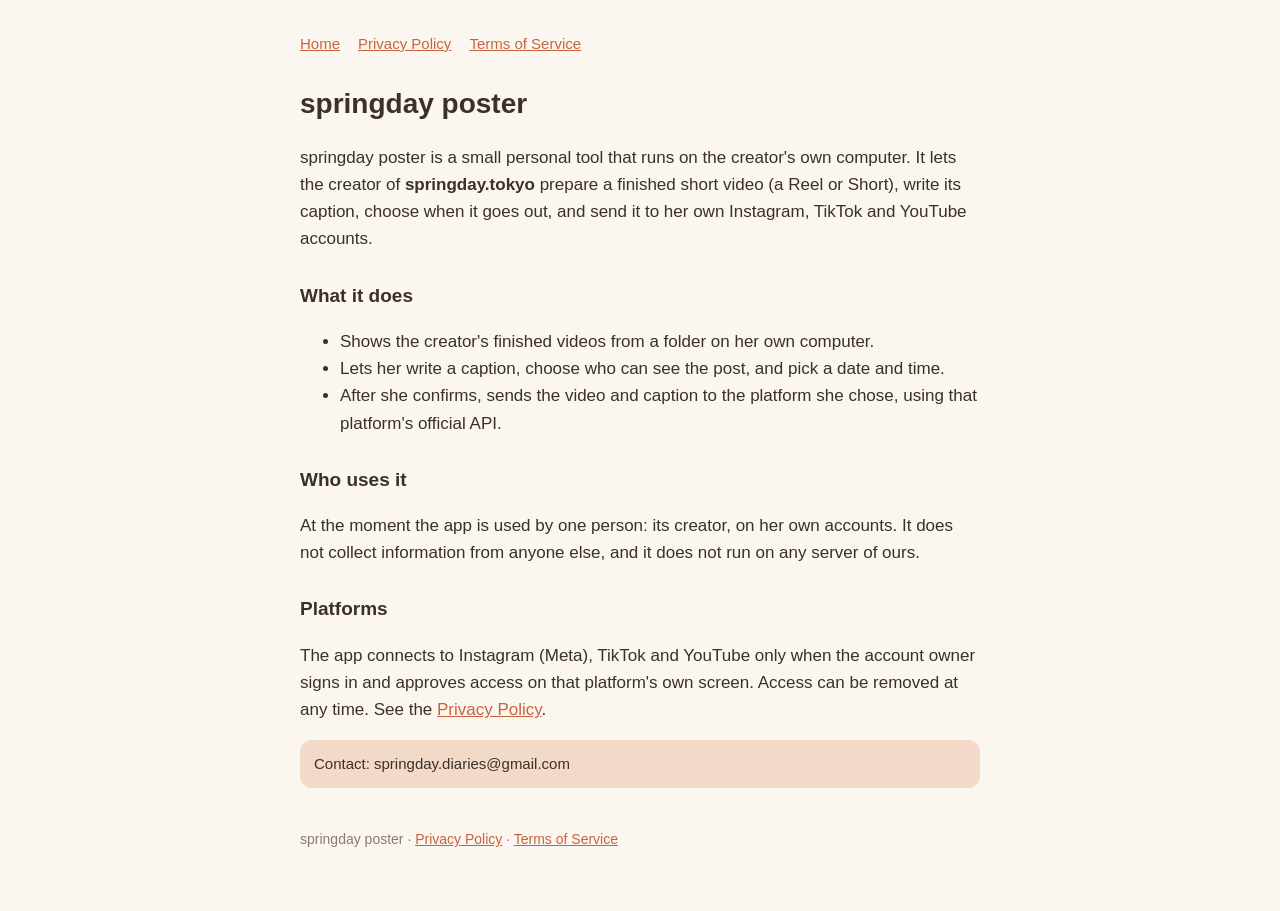
<file: index.html>
<!DOCTYPE html>
<html lang="en"><head><meta charset="utf-8"><meta name="viewport" content="width=device-width, initial-scale=1">
<title>springday poster</title><link rel="stylesheet" href="style.css"></head>
<body><main>
<nav><a href="index.html">Home</a><a href="privacy.html">Privacy Policy</a><a href="terms.html">Terms of Service</a></nav>
<h1>springday poster</h1>
<p>springday poster is a small personal tool that runs on the creator's own computer. It lets the creator of <b>springday.tokyo</b> prepare a finished short video (a Reel or Short), write its caption, choose when it goes out, and send it to her own Instagram, TikTok and YouTube accounts.</p>
<h2>What it does</h2>
<ul>
<li>Shows the creator's finished videos from a folder on her own computer.</li>
<li>Lets her write a caption, choose who can see the post, and pick a date and time.</li>
<li>After she confirms, sends the video and caption to the platform she chose, using that platform's official API.</li>
</ul>
<h2>Who uses it</h2>
<p>At the moment the app is used by one person: its creator, on her own accounts. It does not collect information from anyone else, and it does not run on any server of ours.</p>
<h2>Platforms</h2>
<p>The app connects to Instagram (Meta), TikTok and YouTube only when the account owner signs in and approves access on that platform's own screen. Access can be removed at any time. See the <a href="privacy.html">Privacy Policy</a>.</p>
<div class="note">Contact: springday.diaries@gmail.com</div>
<footer>springday poster &middot; <a href="privacy.html">Privacy Policy</a> &middot; <a href="terms.html">Terms of Service</a></footer>
</main></body></html>
</file>
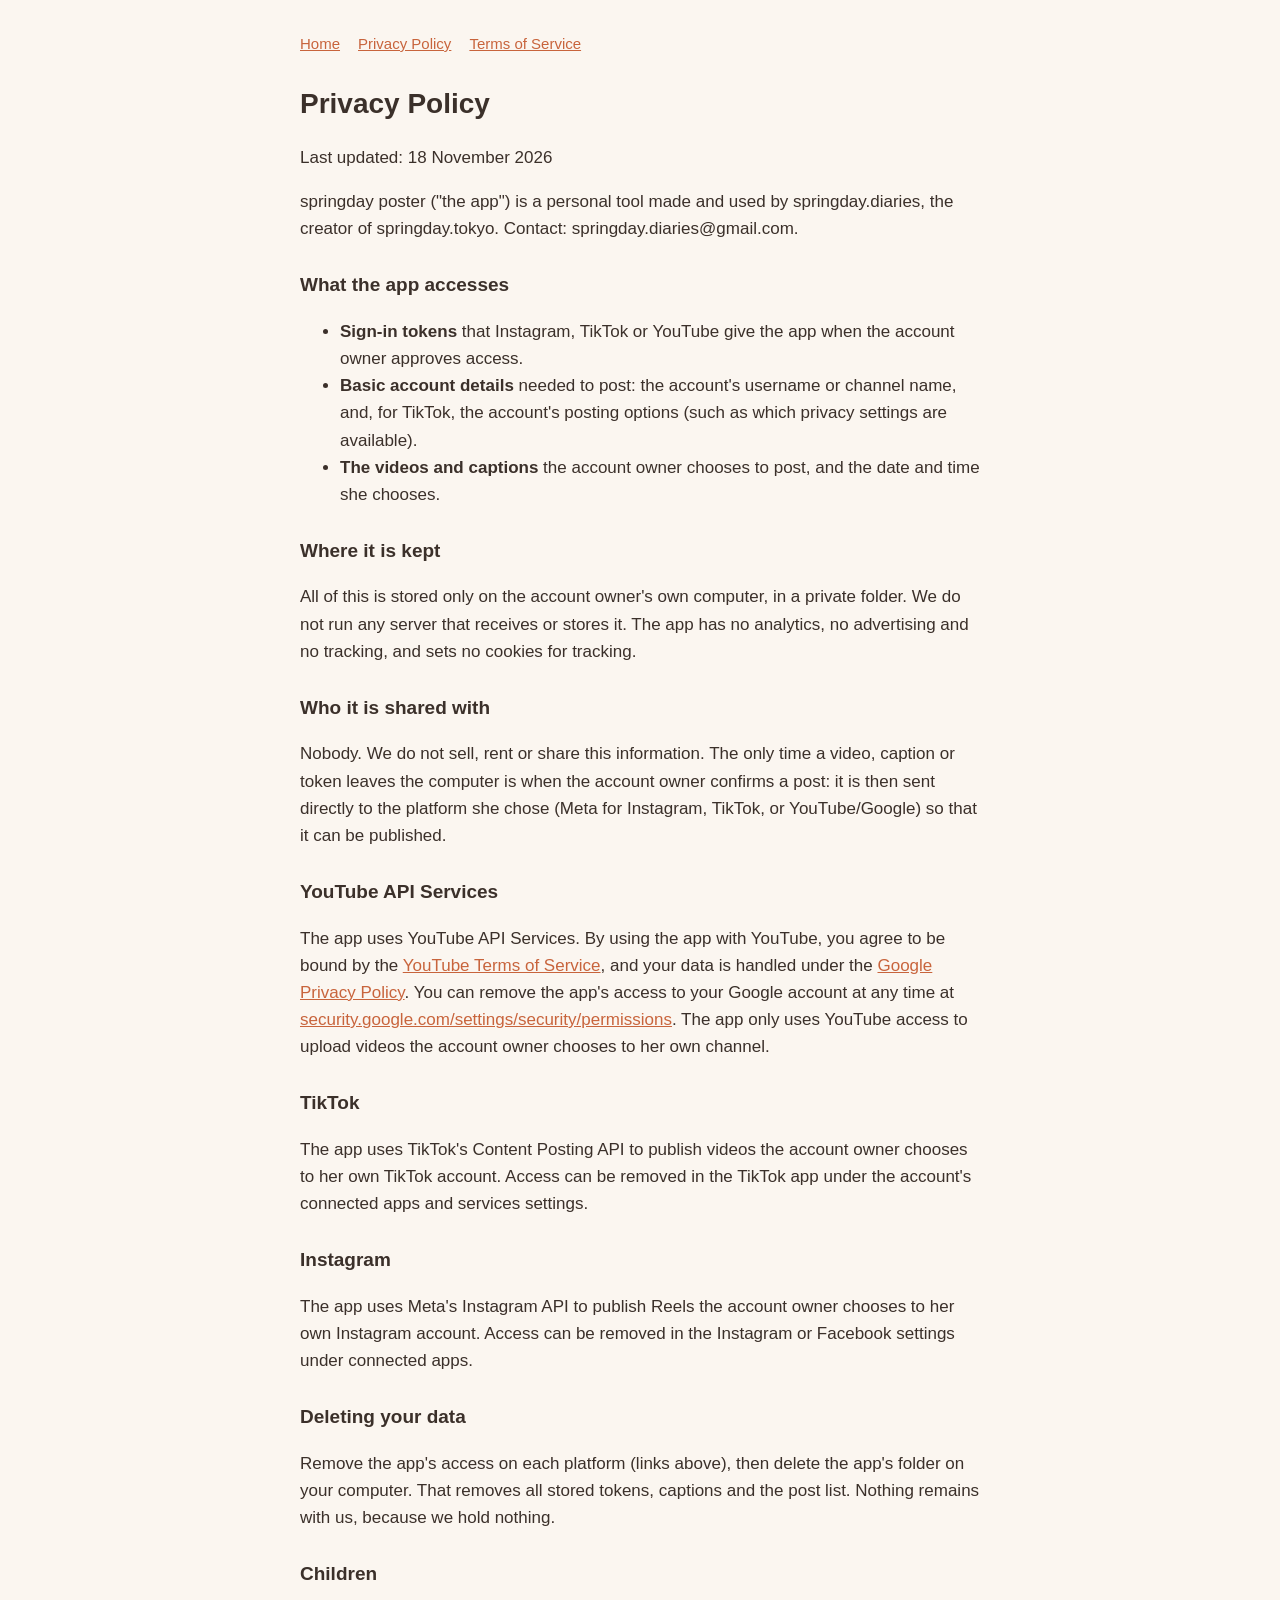
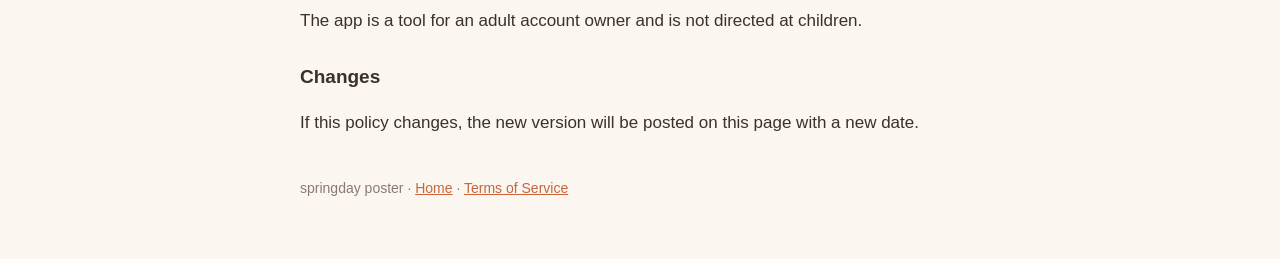
<file: privacy.html>
<!DOCTYPE html>
<html lang="en"><head><meta charset="utf-8"><meta name="viewport" content="width=device-width, initial-scale=1">
<title>Privacy Policy - springday poster</title><link rel="stylesheet" href="style.css"></head>
<body><main>
<nav><a href="index.html">Home</a><a href="privacy.html">Privacy Policy</a><a href="terms.html">Terms of Service</a></nav>
<h1>Privacy Policy</h1>
<p>Last updated: 18 November 2026</p>
<p>springday poster ("the app") is a personal tool made and used by springday.diaries, the creator of springday.tokyo. Contact: springday.diaries@gmail.com.</p>

<h2>What the app accesses</h2>
<ul>
<li><b>Sign-in tokens</b> that Instagram, TikTok or YouTube give the app when the account owner approves access.</li>
<li><b>Basic account details</b> needed to post: the account's username or channel name, and, for TikTok, the account's posting options (such as which privacy settings are available).</li>
<li><b>The videos and captions</b> the account owner chooses to post, and the date and time she chooses.</li>
</ul>

<h2>Where it is kept</h2>
<p>All of this is stored only on the account owner's own computer, in a private folder. We do not run any server that receives or stores it. The app has no analytics, no advertising and no tracking, and sets no cookies for tracking.</p>

<h2>Who it is shared with</h2>
<p>Nobody. We do not sell, rent or share this information. The only time a video, caption or token leaves the computer is when the account owner confirms a post: it is then sent directly to the platform she chose (Meta for Instagram, TikTok, or YouTube/Google) so that it can be published.</p>

<h2>YouTube API Services</h2>
<p>The app uses YouTube API Services. By using the app with YouTube, you agree to be bound by the <a href="https://www.youtube.com/t/terms">YouTube Terms of Service</a>, and your data is handled under the <a href="https://policies.google.com/privacy">Google Privacy Policy</a>. You can remove the app's access to your Google account at any time at <a href="https://security.google.com/settings/security/permissions">security.google.com/settings/security/permissions</a>. The app only uses YouTube access to upload videos the account owner chooses to her own channel.</p>

<h2>TikTok</h2>
<p>The app uses TikTok's Content Posting API to publish videos the account owner chooses to her own TikTok account. Access can be removed in the TikTok app under the account's connected apps and services settings.</p>

<h2>Instagram</h2>
<p>The app uses Meta's Instagram API to publish Reels the account owner chooses to her own Instagram account. Access can be removed in the Instagram or Facebook settings under connected apps.</p>

<h2>Deleting your data</h2>
<p>Remove the app's access on each platform (links above), then delete the app's folder on your computer. That removes all stored tokens, captions and the post list. Nothing remains with us, because we hold nothing.</p>

<h2>Children</h2>
<p>The app is a tool for an adult account owner and is not directed at children.</p>

<h2>Changes</h2>
<p>If this policy changes, the new version will be posted on this page with a new date.</p>
<footer>springday poster &middot; <a href="index.html">Home</a> &middot; <a href="terms.html">Terms of Service</a></footer>
</main></body></html>
</file>
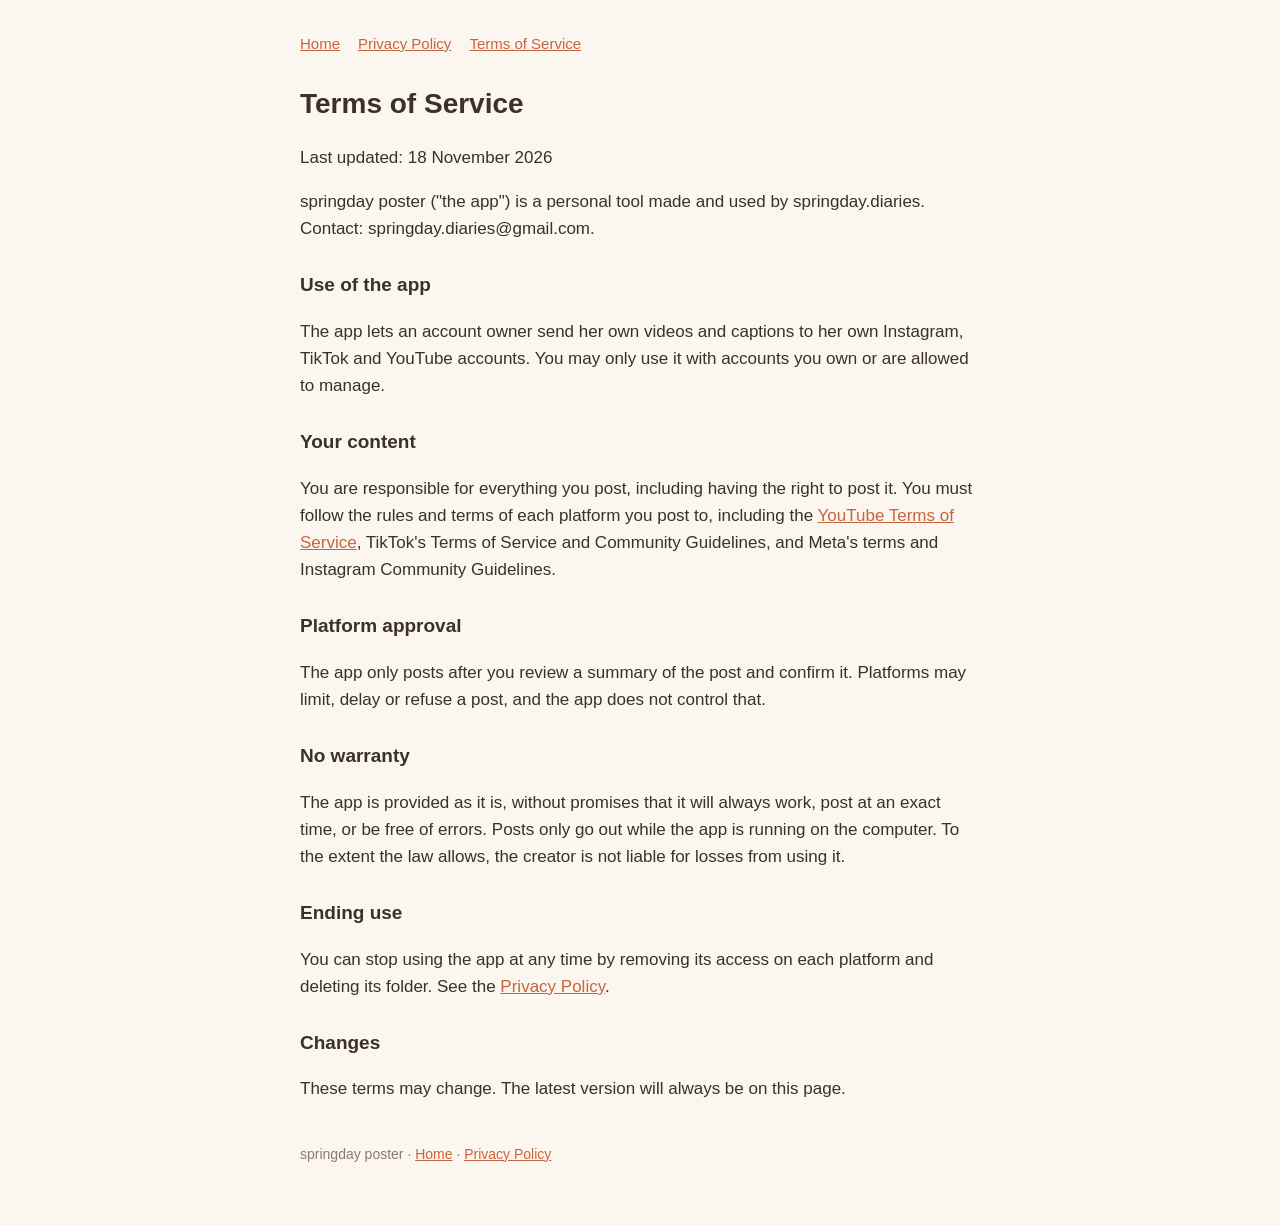
<file: terms.html>
<!DOCTYPE html>
<html lang="en"><head><meta charset="utf-8"><meta name="viewport" content="width=device-width, initial-scale=1">
<title>Terms of Service - springday poster</title><link rel="stylesheet" href="style.css"></head>
<body><main>
<nav><a href="index.html">Home</a><a href="privacy.html">Privacy Policy</a><a href="terms.html">Terms of Service</a></nav>
<h1>Terms of Service</h1>
<p>Last updated: 18 November 2026</p>
<p>springday poster ("the app") is a personal tool made and used by springday.diaries. Contact: springday.diaries@gmail.com.</p>
<h2>Use of the app</h2>
<p>The app lets an account owner send her own videos and captions to her own Instagram, TikTok and YouTube accounts. You may only use it with accounts you own or are allowed to manage.</p>
<h2>Your content</h2>
<p>You are responsible for everything you post, including having the right to post it. You must follow the rules and terms of each platform you post to, including the <a href="https://www.youtube.com/t/terms">YouTube Terms of Service</a>, TikTok's Terms of Service and Community Guidelines, and Meta's terms and Instagram Community Guidelines.</p>
<h2>Platform approval</h2>
<p>The app only posts after you review a summary of the post and confirm it. Platforms may limit, delay or refuse a post, and the app does not control that.</p>
<h2>No warranty</h2>
<p>The app is provided as it is, without promises that it will always work, post at an exact time, or be free of errors. Posts only go out while the app is running on the computer. To the extent the law allows, the creator is not liable for losses from using it.</p>
<h2>Ending use</h2>
<p>You can stop using the app at any time by removing its access on each platform and deleting its folder. See the <a href="privacy.html">Privacy Policy</a>.</p>
<h2>Changes</h2>
<p>These terms may change. The latest version will always be on this page.</p>
<footer>springday poster &middot; <a href="index.html">Home</a> &middot; <a href="privacy.html">Privacy Policy</a></footer>
</main></body></html>
</file>
<file: style.css>
body{margin:0;background:#fbf6f0;color:#3b302a;font:17px/1.6 -apple-system,BlinkMacSystemFont,"Helvetica Neue",sans-serif}
main{max-width:680px;margin:0 auto;padding:32px 22px 60px}
h1{font-size:28px;margin:0 0 6px}h2{font-size:19px;margin:28px 0 6px}
nav{display:flex;gap:18px;margin:0 0 26px;font-size:15px}
a{color:#c8643c}footer{margin-top:40px;font-size:14px;color:#8a7b70}
.note{background:#f3d9c7;border-radius:12px;padding:12px 14px;font-size:15px}
</file>
